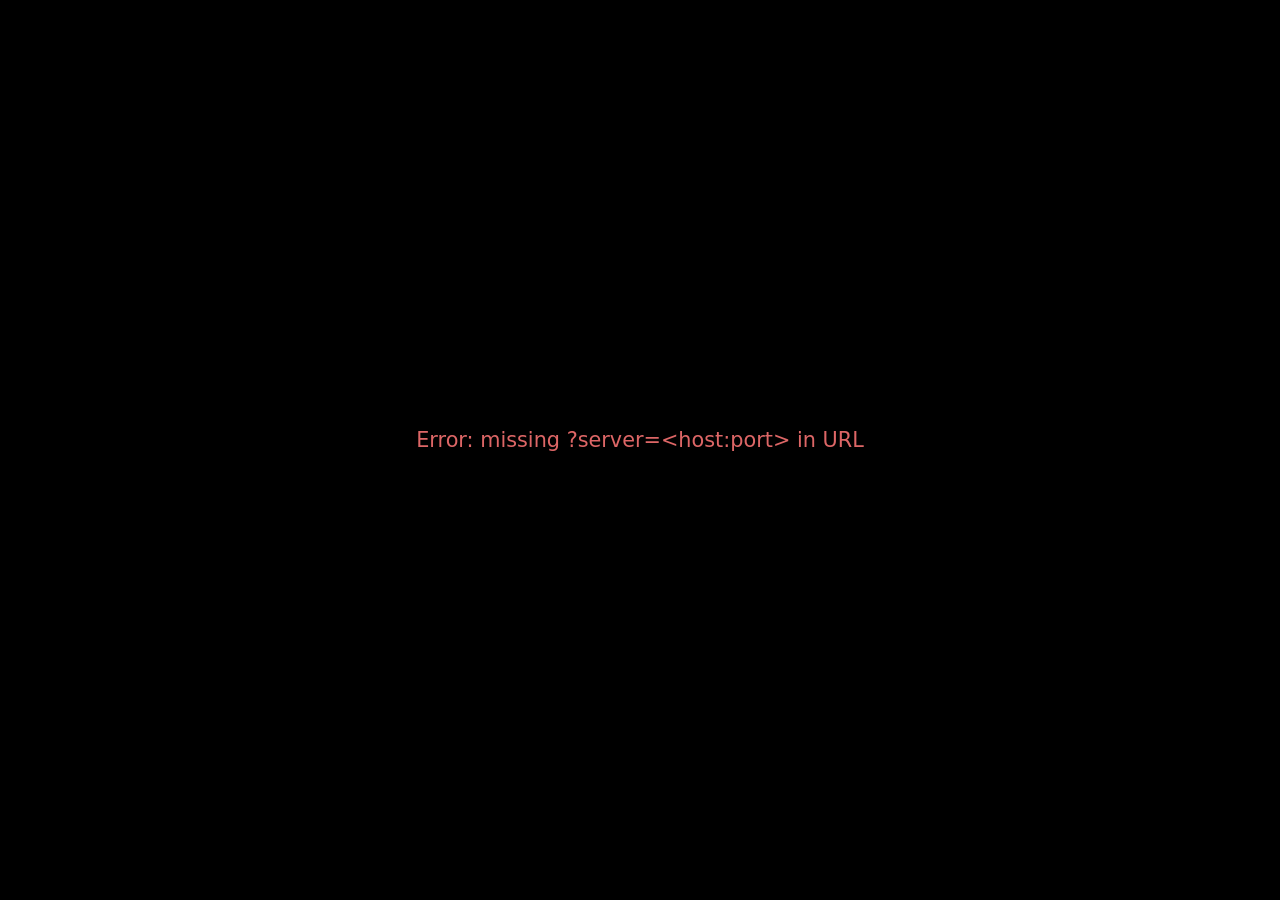
<file: exhibit_pc/splash.html>
<!doctype html>
<html>
<head>
<meta charset="utf-8">
<title>Targeted Drug Delivery — Waiting for Server</title>
<style>
  html, body { height: 100%; margin: 0; background: #000; color: #888;
               font-family: system-ui, sans-serif; }
  .wrap { position: absolute; inset: 0; display: flex; flex-direction: column;
          align-items: center; justify-content: center; gap: 1.2em; text-align: center; }
  .status { font-size: 1.3em; }
  .dots::after { content: "..."; display: inline-block; width: 1.5em; text-align: left;
                 animation: blink 1.4s infinite steps(4); }
  @keyframes blink {
    0%   { content: ""; }
    25%  { content: "."; }
    50%  { content: ".."; }
    75%  { content: "..."; }
    100% { content: ""; }
  }
  .meta { font-size: 0.9em; opacity: 0.5; }
  .error { color: #d66; }
</style>
</head>
<body>
<div class="wrap">
  <div class="status" id="status">Waiting for master server<span class="dots"></span></div>
  <div class="meta" id="meta"></div>
</div>
<script>
(function () {
  const params = new URLSearchParams(window.location.search);
  const server = params.get("server");
  const statusEl = document.getElementById("status");
  const metaEl = document.getElementById("meta");

  if (!server) {
    statusEl.textContent = "Error: missing ?server=<host:port> in URL";
    statusEl.classList.add("error");
    return;
  }

  metaEl.textContent = server;

  // Forward all incoming query params to the sim, plus a _splash marker so the
  // sim can navigate back here if the connection drops for too long.
  params.set("_splash", window.location.href);
  const target = "http://" + server + "/sim/index.html?" + params.toString();
  const probe = "http://" + server + "/status";

  let attempts = 0;

  async function check() {
    attempts++;
    try {
      // no-cors so we don't need CORS headers on /status; an opaque resolution
      // is enough to confirm the server is reachable.
      await fetch(probe + "?_=" + Date.now(), { mode: "no-cors", cache: "no-store" });
      statusEl.textContent = "Connected, loading simulation...";
      window.location.replace(target);
    } catch (e) {
      metaEl.textContent = server + "  ·  attempt " + attempts;
    }
  }

  check();
  setInterval(check, 1000);
})();
</script>
</body>
</html>
</file>
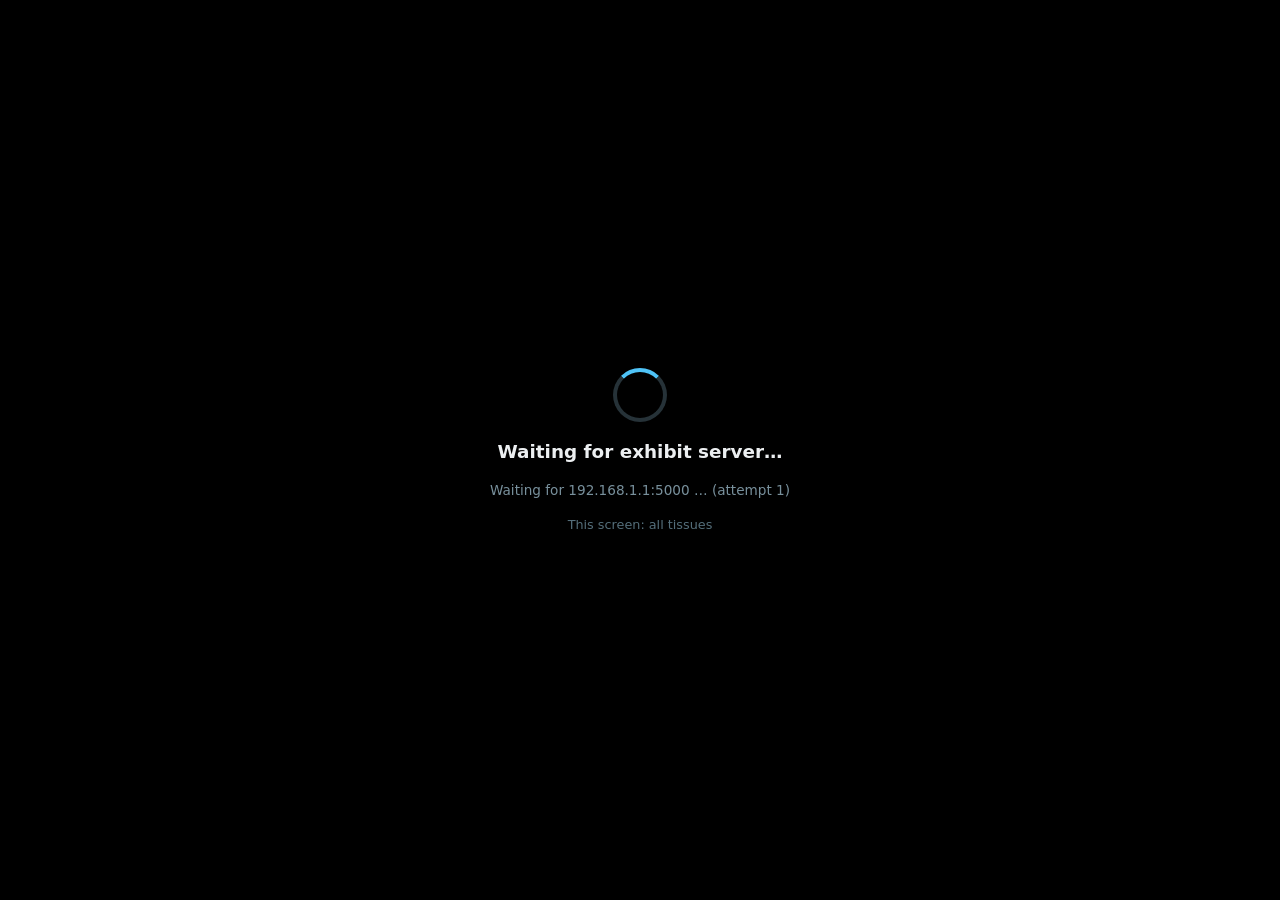
<file: simulation_pc/launcher.html>
<!doctype html>
<html>
<head>
  <meta charset="utf-8">
  <title>TDD Simulation — Launcher</title>
  <style>
    html, body { height: 100%; margin: 0; background: #000; color: #cfd8dc;
      font-family: system-ui, "Segoe UI", sans-serif; overflow: hidden; }
    .wrap { height: 100%; display: flex; flex-direction: column;
      align-items: center; justify-content: center; text-align: center; gap: 1.2rem; }
    .spinner { width: 46px; height: 46px; border: 4px solid #263238;
      border-top-color: #4fc3f7; border-radius: 50%; animation: spin 1s linear infinite; }
    @keyframes spin { to { transform: rotate(360deg); } }
    .title { font-size: 1.15rem; font-weight: 600; color: #eceff1; }
    .detail { font-size: 0.85rem; color: #78909c; }
    .tissue { font-size: 0.8rem; color: #546e7a; }
  </style>
</head>
<body>
  <div class="wrap">
    <div class="spinner"></div>
    <div class="title">Waiting for exhibit server…</div>
    <div class="detail" id="detail"></div>
    <div class="tissue" id="tissue"></div>
  </div>

  <!--
    Cold-boot launcher for a simulation PC.

    Purpose: the simulation itself is served from the Raspberry Pi (single source
    of truth — a repo change needs one `git pull` on the Pi, none on the PCs).
    The only thing the Pi can't fix by itself is boot ordering: if this PC's
    browser opens before the Pi's HTTP server is up, it would land on an error
    page and never retry. This page fills that gap and nothing else — it polls
    the Pi and, once reachable, hands off to the Pi-served simulation.

    This file is IDENTICAL on every simulation PC and does NOT change when the
    simulation changes. Per-PC configuration lives entirely in the kiosk URL:

      chromium --kiosk "file:///C:/exhibit/launcher.html?pi=192.168.1.1:5000&tissue=0"

    Query params (all optional except in practice you always set pi + tissue):
      pi       Pi host:port                 (default 192.168.1.1:5000)
      tissue   tissue index 0-3 this PC runs (default: omitted → runs all 4)
      fluid    "true" to enable fluid sim    (passed through unchanged)
      poll     poll interval in ms           (default 2000)
  -->
  <script>
    (function () {
      var q = new URLSearchParams(location.search);
      var pi = q.get("pi") || "192.168.1.1:5000";
      var tissue = q.get("tissue");
      var pollMs = parseInt(q.get("poll"), 10) || 2000;

      // Build the Pi-served simulation URL. ?server= is what puts network.js in
      // Socket.IO (exhibit) mode; ?tissue= assigns which tissue this PC renders.
      var sim = "http://" + pi + "/sim/?server=" + encodeURIComponent(pi);
      if (tissue !== null && tissue !== "") sim += "&tissue=" + encodeURIComponent(tissue);
      if (q.get("fluid")) sim += "&fluid=" + encodeURIComponent(q.get("fluid"));

      document.getElementById("detail").textContent = "Trying " + pi;
      document.getElementById("tissue").textContent =
        (tissue !== null && tissue !== "") ? ("This screen: tissue " + tissue) : "This screen: all tissues";

      var attempts = 0;

      function go() { location.replace(sim); }

      // Reachability probe. A <script> load isn't CORS-restricted and works from
      // a file:// origin (unlike fetch on some Chromium builds), and unlike an
      // <img> it's unambiguous: onload fires only when the Pi actually served
      // and executed the file, while onerror/timeout means it's still down. We
      // point it at a static asset the Pi always serves (the sim's Socket.IO
      // lib, which harmlessly just defines `io`). Cache-busting keeps each
      // attempt a fresh request.
      function probe() {
        attempts++;
        document.getElementById("detail").textContent =
          "Waiting for " + pi + " … (attempt " + attempts + ")";

        var s = document.createElement("script");
        var settled = false;
        function retry() {
          if (settled) return;
          settled = true;
          if (s.parentNode) s.parentNode.removeChild(s);
          setTimeout(probe, pollMs);
        }
        var timer = setTimeout(retry, pollMs);   // no response → server down
        s.onload = function () {                  // Pi served + ran the file → up
          if (settled) return;
          settled = true;
          clearTimeout(timer);
          go();
        };
        s.onerror = retry;                        // connection refused → still down
        s.src = "http://" + pi + "/sim/lib/socket.io.min.js?probe=" + Date.now();
        document.head.appendChild(s);
      }

      probe();
    })();
  </script>
</body>
</html>
</file>
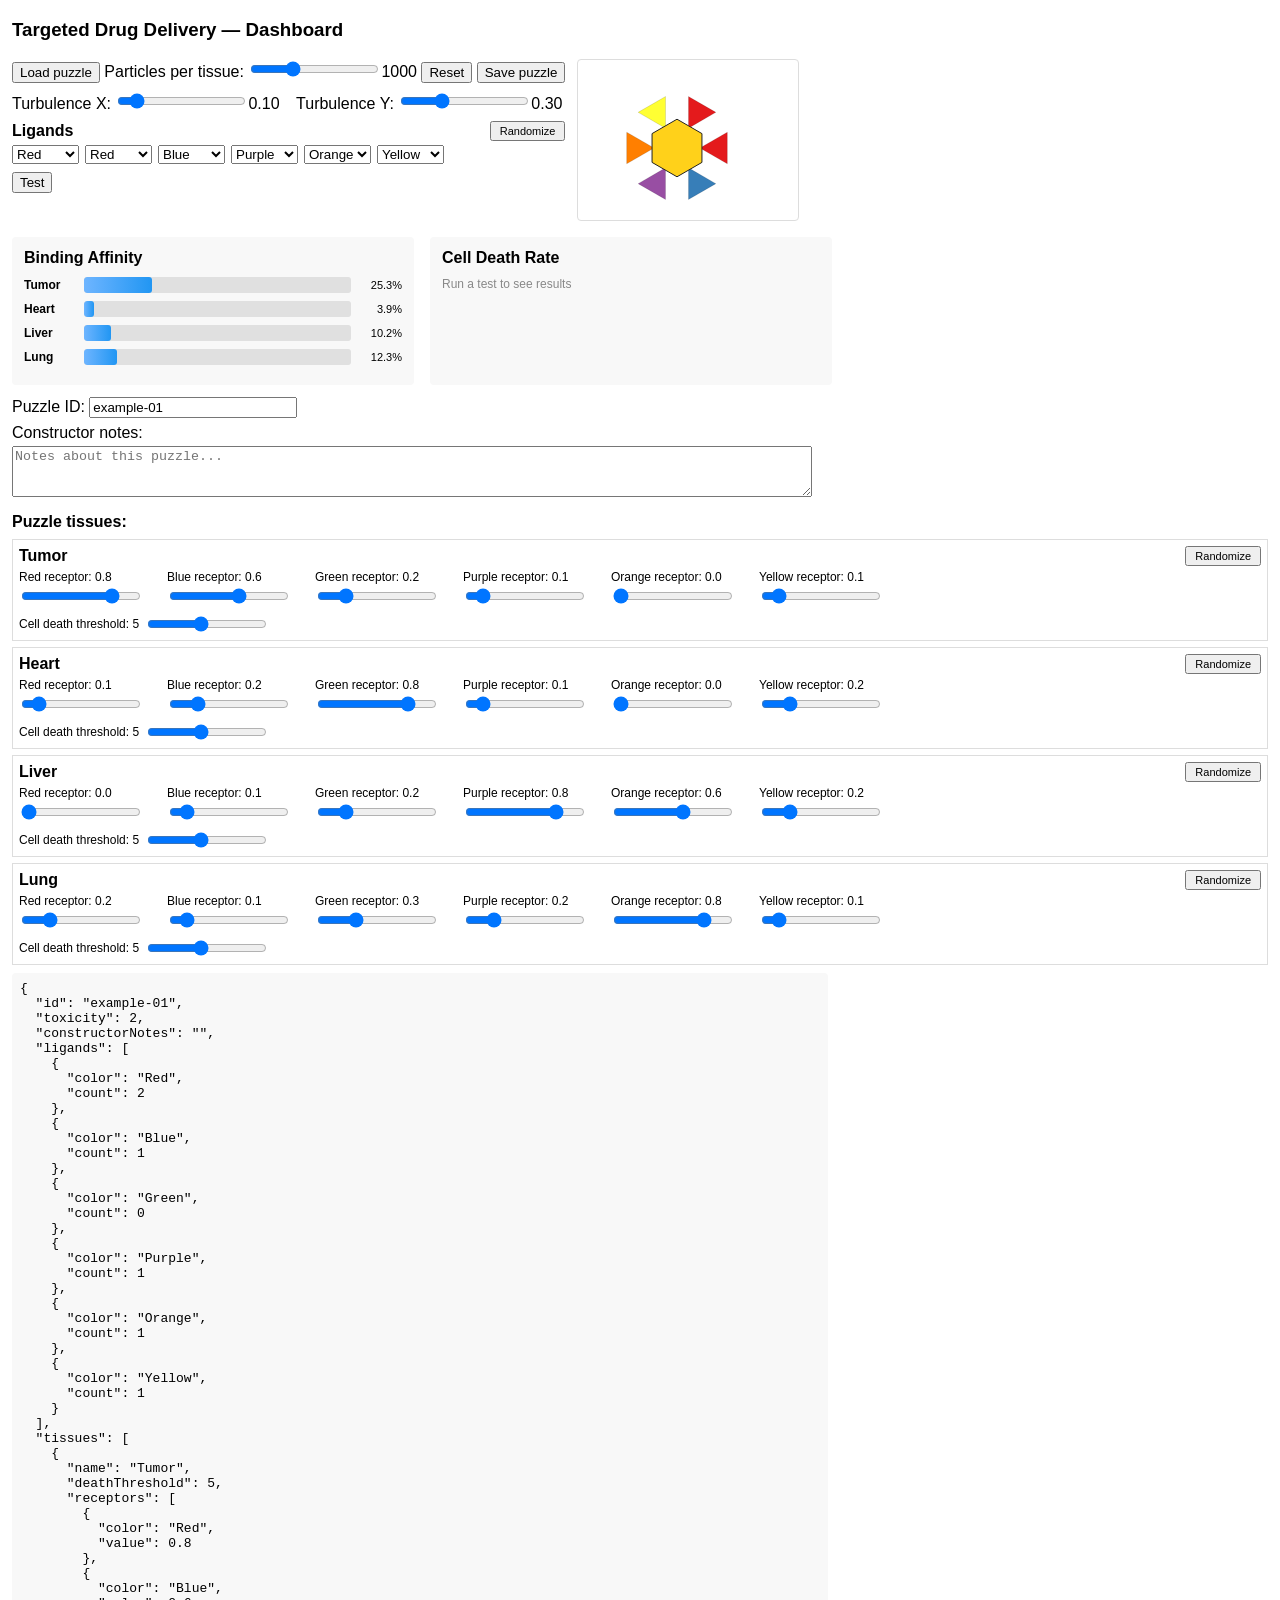
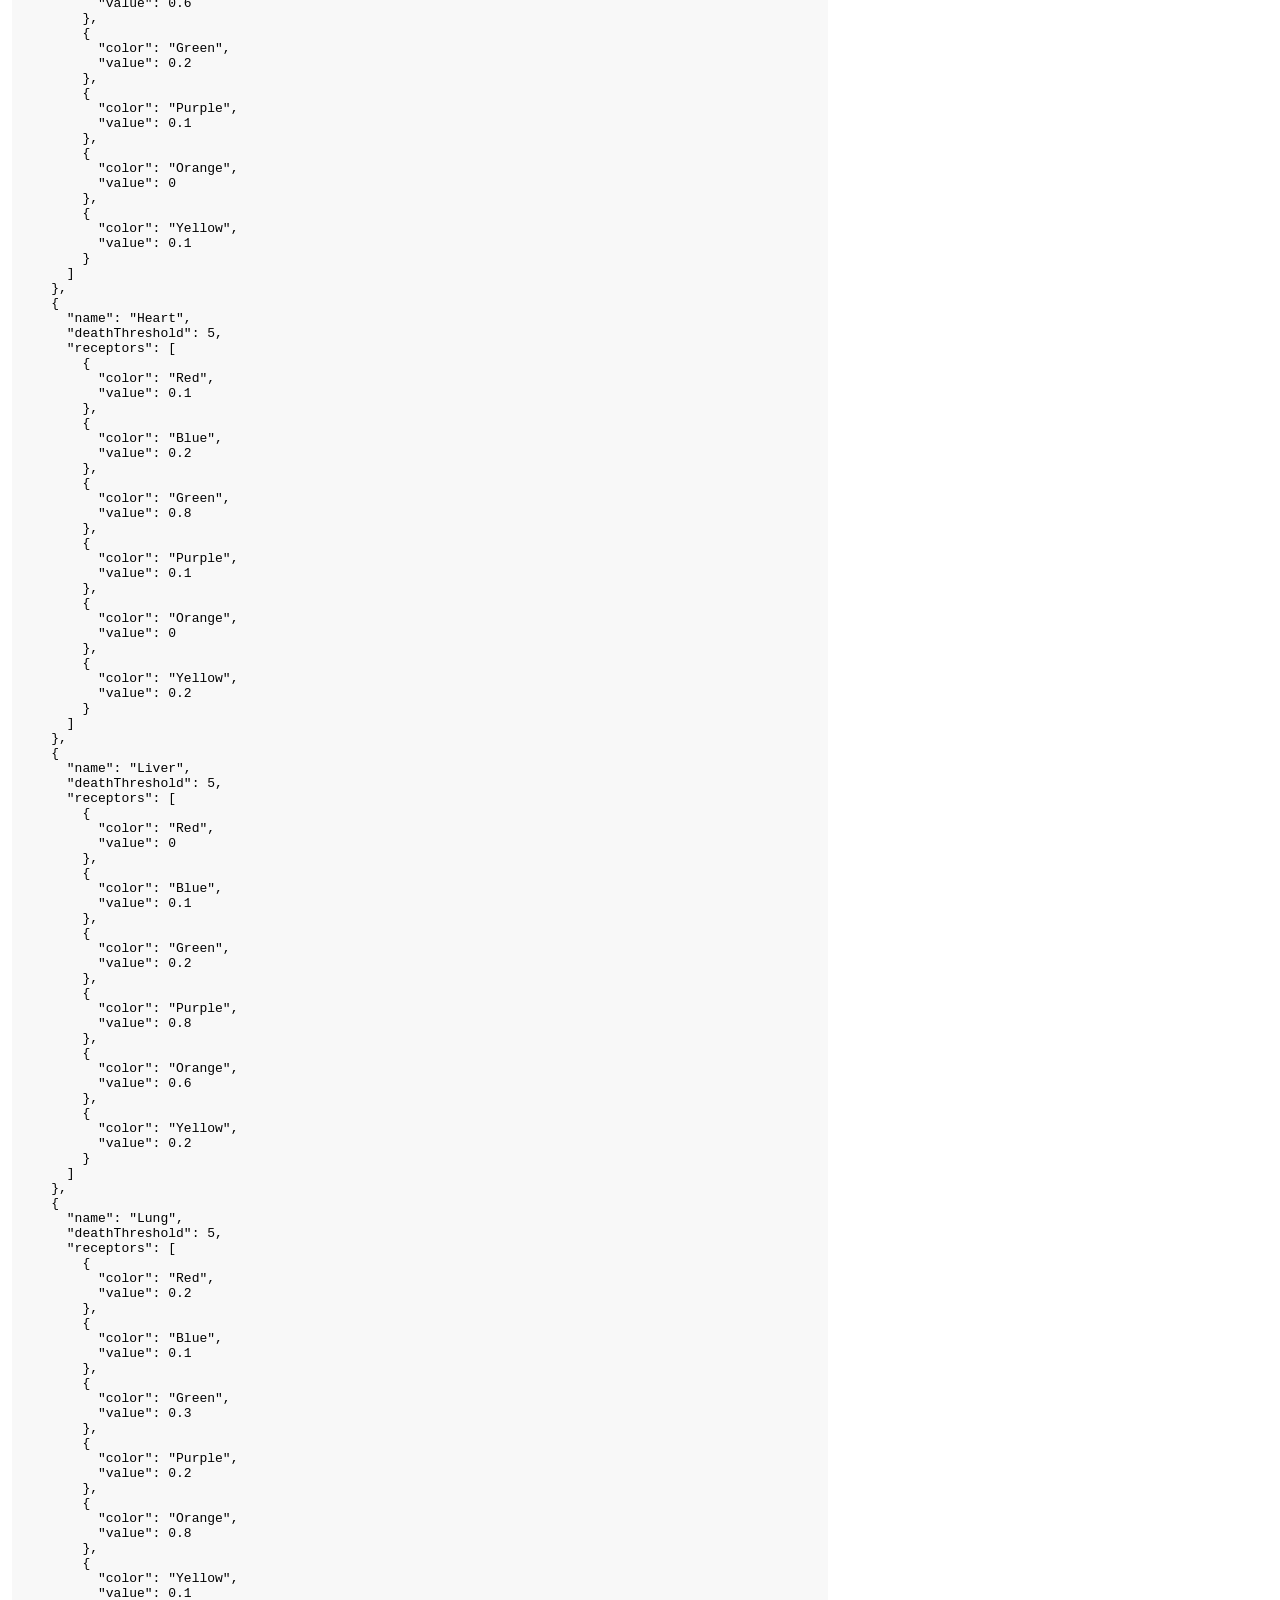
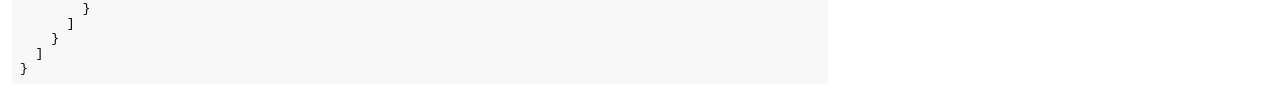
<file: concept_development/simulation_prototype/dashboard.html>
<!doctype html>
<html>
<head>
  <meta charset="utf-8">
  <title>TDD Dashboard</title>
  <style>
    body{font-family:Arial,sans-serif;margin:12px}
    #controls{display:flex;gap:12px;align-items:flex-start}
    #npPreview{border:1px solid #ddd;border-radius:4px;background:#fff}
    .ligandRow{display:flex;gap:6px}
    .tissues{margin-top:12px}

    /* Bar graph styles */
    #resultsGraphs{display:flex;gap:16px;margin-top:16px;max-width:820px}
    .results-section{flex:1;padding:12px;background:#f8f8f8;border-radius:4px}
    .results-section h4{margin:0 0 10px 0}
    .tissue-bar-row{display:flex;align-items:center;margin-bottom:8px}
    .tissue-bar-label{width:60px;font-size:12px;font-weight:bold}
    .tissue-bar-container{flex:1;display:flex;flex-direction:column;gap:2px}
    .bar-wrapper{display:flex;align-items:center;gap:6px}
    .bar-bg{flex:1;height:16px;background:#e0e0e0;border-radius:3px;overflow:hidden;position:relative}
    .bar-fill{height:100%;border-radius:3px;transition:width 0.3s ease}
    .bar-theory{background:linear-gradient(90deg,#6eb5ff,#2196f3)}
    .bar-actual{background:linear-gradient(90deg,#81c784,#4caf50)}
    .bar-value{font-size:11px;width:45px;text-align:right}
  </style>
</head>
<body>
  <h3>Targeted Drug Delivery — Dashboard</h3>
  <div id="controls">
    <div>
      <div style="margin-bottom:8px">
        <button id="loadPuzzle">Load puzzle</button>
        <input type="file" id="puzzleFileInput" accept=".json" style="display:none">
        <label>Particles per tissue: <input id="particleCount" type="range" min="100" max="3000" step="100" value="1000"><span id="particleCountLabel">1000</span></label>
        <button id="resetSim">Reset</button>
        <button id="savePuzzle">Save puzzle</button>
      </div>
      <div style="margin-bottom:8px">
        <label>Turbulence X: <input id="turbulenceX" type="range" min="0" max="1" step="0.01" value="0.1"><span id="turbulenceXLabel">0.10</span></label>
        <label style="margin-left:12px">Turbulence Y: <input id="turbulenceY" type="range" min="0" max="1" step="0.01" value="0.3"><span id="turbulenceYLabel">0.30</span></label>

      </div>
      <div style="margin-bottom:8px">
        <div style="display:flex;justify-content:space-between;align-items:center;margin-bottom:4px">
          <strong>Ligands</strong>
          <button id="randomizeLigands" style="font-size:11px;padding:2px 8px">Randomize</button>
        </div>
        <div class="ligandRow" id="ligandRow"></div>
      </div>
      <div>
        <button id="testBtn">Test</button>
      </div>
    </div>
    <canvas id="npPreview" width="220" height="160"></canvas>
  </div>

  <!-- Results graphs: two separate sections -->
  <div id="resultsGraphs">
    <div class="results-section">
      <h4>Binding Affinity</h4>
      <div id="affinityContent">
        <div style="color:#888;font-size:12px">Configure tissues and ligands</div>
      </div>
    </div>
    <div class="results-section">
      <h4>Cell Death Rate</h4>
      <div id="killRateContent">
        <div style="color:#888;font-size:12px">Run a test to see results</div>
      </div>
    </div>
  </div>

  <div style="margin-top:12px;max-width:800px">
    <label>Puzzle ID: <input id="puzzleId" type="text" value="example-01" style="width:200px"></label>
    <div style="margin-top:6px">
      <label>Constructor notes:<br><textarea id="constructorNotes" rows="3" style="width:100%;box-sizing:border-box;margin-top:4px" placeholder="Notes about this puzzle..."></textarea></label>
    </div>
  </div>

  <div class="tissues">
    <strong>Puzzle tissues:</strong>
    <div id="tissueControls" style="margin-top:8px"></div>
    <pre id="puzzleView" style="background:#f8f8f8;padding:8px;border-radius:4px;max-width:800px;margin-top:8px"></pre>
  </div>

  <script src="src/constants.js"></script>
  <script src="src/utils.js"></script>
  <script src="src/scoring.js"></script>
  <script src="dashboard.js"></script>
</body>
</html>
</file>
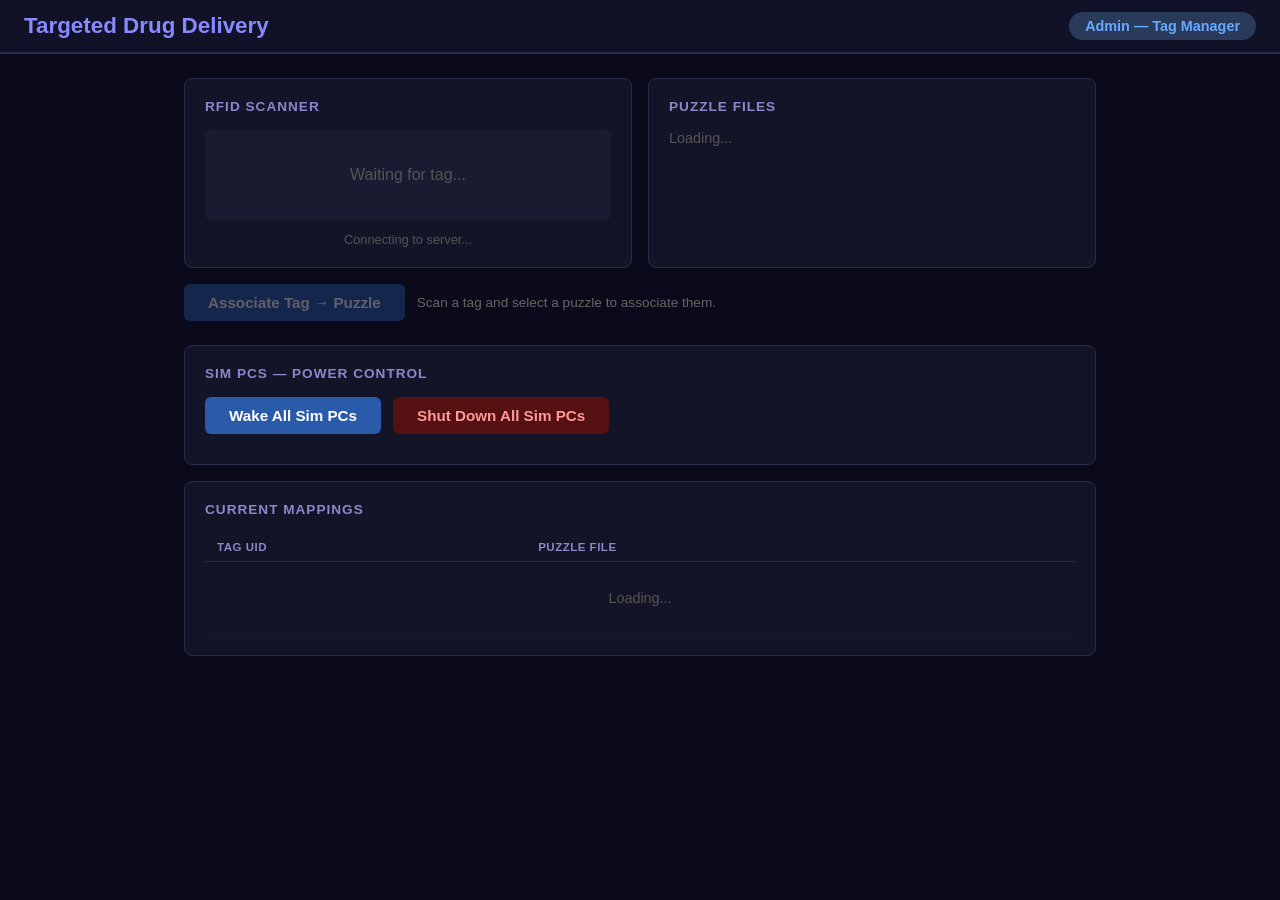
<file: pi/templates/admin.html>
<!DOCTYPE html>
<html lang="en">
<head>
    <meta charset="UTF-8">
    <meta name="viewport" content="width=device-width, initial-scale=1.0">
    <title>TDD Admin — Tag Manager</title>
    <style>
        * { margin: 0; padding: 0; box-sizing: border-box; }

        body {
            background: #0a0a1a;
            color: #e0e0e0;
            font-family: 'Segoe UI', Tahoma, Geneva, Verdana, sans-serif;
            min-height: 100vh;
        }

        header {
            background: #111128;
            padding: 12px 24px;
            display: flex;
            justify-content: space-between;
            align-items: center;
            border-bottom: 2px solid #2a2a4a;
        }

        header h1 { font-size: 1.4em; color: #8888ff; }

        .badge {
            padding: 6px 16px;
            border-radius: 20px;
            font-size: 0.9em;
            font-weight: bold;
            background: #2a3a5a;
            color: #6af;
        }

        main {
            max-width: 960px;
            margin: 24px auto;
            padding: 0 24px 40px;
        }

        .row {
            display: grid;
            grid-template-columns: 1fr 1fr;
            gap: 16px;
            margin-bottom: 16px;
        }

        .card {
            background: #141428;
            border: 1px solid #2a2a4a;
            border-radius: 8px;
            padding: 20px;
        }

        .card h2 {
            font-size: 0.85em;
            color: #8888cc;
            text-transform: uppercase;
            letter-spacing: 1px;
            margin-bottom: 16px;
        }

        /* Tag scanner */
        .tag-display {
            background: #1a1a30;
            border-radius: 6px;
            padding: 20px 16px;
            text-align: center;
            min-height: 90px;
            display: flex;
            align-items: center;
            justify-content: center;
            flex-direction: column;
            gap: 6px;
            margin-bottom: 12px;
        }

        .tag-uid {
            font-family: monospace;
            font-size: 1.5em;
            color: #6af;
            word-break: break-all;
        }

        .tag-waiting { color: #555; font-size: 1em; }

        .tag-status { font-size: 0.8em; }
        .tag-present { color: #6f6; }
        .tag-removed { color: #888; }

        .conn-status {
            font-size: 0.8em;
            color: #555;
            text-align: center;
        }

        /* Puzzle list */
        .puzzle-list {
            display: flex;
            flex-direction: column;
            gap: 6px;
            max-height: 220px;
            overflow-y: auto;
        }

        .puzzle-option {
            padding: 9px 12px;
            background: #1a1a30;
            border-radius: 4px;
            cursor: pointer;
            font-size: 0.9em;
            font-family: monospace;
            border: 2px solid transparent;
            transition: border-color 0.15s, color 0.15s;
        }

        .puzzle-option:hover { border-color: #3a3a5a; }
        .puzzle-option.selected { border-color: #4a7acc; color: #6af; }

        /* Associate row */
        .associate-row {
            display: flex;
            gap: 12px;
            align-items: center;
            margin-bottom: 24px;
        }

        .btn {
            padding: 10px 24px;
            border: none;
            border-radius: 6px;
            cursor: pointer;
            font-size: 0.95em;
            font-weight: bold;
            white-space: nowrap;
            transition: opacity 0.15s, background 0.15s;
        }

        .btn:disabled { opacity: 0.35; cursor: not-allowed; }

        .btn-primary { background: #2a5aaa; color: #fff; }
        .btn-primary:hover:not(:disabled) { background: #3a6abb; }

        .btn-danger {
            background: #551111;
            color: #f99;
            padding: 6px 14px;
            font-size: 0.85em;
        }
        .btn-danger:hover { background: #771111; }

        .associate-hint { color: #666; font-size: 0.85em; }

        /* Mappings table */
        table {
            width: 100%;
            border-collapse: collapse;
            font-size: 0.9em;
        }

        th {
            text-align: left;
            padding: 8px 12px;
            color: #8888cc;
            font-size: 0.8em;
            text-transform: uppercase;
            letter-spacing: 0.5px;
            border-bottom: 1px solid #2a2a4a;
        }

        td {
            padding: 10px 12px;
            border-bottom: 1px solid #1a1a30;
            vertical-align: middle;
        }

        .uid-cell { font-family: monospace; color: #aac; }
        .puzzle-cell { color: #8af; }
        .empty-cell { text-align: center; color: #555; padding: 28px 12px; }

        /* Toast */
        .toast {
            position: fixed;
            bottom: 24px;
            right: 24px;
            padding: 12px 20px;
            border-radius: 8px;
            font-size: 0.9em;
            pointer-events: none;
            animation: fadeIn 0.3s ease;
        }

        .toast-success { background: #1a4a1a; color: #6f6; border: 1px solid #2a6a2a; }
        .toast-error   { background: #441111; color: #f66; border: 1px solid #661111; }

        @keyframes fadeIn {
            from { opacity: 0; transform: translateY(8px); }
            to   { opacity: 1; transform: translateY(0); }
        }
    </style>
</head>
<body>

<header>
    <h1>Targeted Drug Delivery</h1>
    <span class="badge">Admin — Tag Manager</span>
</header>

<main>
    <div class="row">

        <!-- Tag Scanner -->
        <div class="card">
            <h2>RFID Scanner</h2>
            <div class="tag-display" id="tag-display">
                <span class="tag-waiting">Waiting for tag...</span>
            </div>
            <div class="conn-status" id="conn-status">Connecting to server...</div>
        </div>

        <!-- Puzzle Files -->
        <div class="card">
            <h2>Puzzle Files</h2>
            <div class="puzzle-list" id="puzzle-list">
                <div style="color:#555;font-size:0.9em;">Loading...</div>
            </div>
        </div>

    </div>

    <!-- Associate Action -->
    <div class="associate-row">
        <button class="btn btn-primary" id="associate-btn" disabled>
            Associate Tag → Puzzle
        </button>
        <span class="associate-hint" id="associate-hint">
            Scan a tag and select a puzzle to associate them.
        </span>
    </div>

    <!-- Sim PC Power Control -->
    <div class="card" style="margin-bottom: 16px;">
        <h2>Sim PCs — Power Control</h2>
        <div style="display: flex; gap: 12px; flex-wrap: wrap; margin-bottom: 10px;">
            <button class="btn btn-primary" id="wake-sims-btn">Wake All Sim PCs</button>
            <button class="btn btn-danger" id="shutdown-sims-btn"
                    style="padding: 10px 24px; font-size: 0.95em;">
                Shut Down All Sim PCs
            </button>
        </div>
        <div id="power-results" style="font-size: 0.85em; color: #888; font-family: monospace;"></div>
    </div>

    <!-- Current Mappings -->
    <div class="card">
        <h2>Current Mappings</h2>
        <table>
            <thead>
                <tr>
                    <th>Tag UID</th>
                    <th>Puzzle File</th>
                    <th></th>
                </tr>
            </thead>
            <tbody id="mappings-body">
                <tr><td colspan="3" class="empty-cell">Loading...</td></tr>
            </tbody>
        </table>
    </div>
</main>

<script src="https://cdn.socket.io/4.7.5/socket.io.min.js"></script>
<script>
    let currentUID = null;
    let tagPresent = false;
    let selectedPuzzle = null;

    // --- Socket.IO ---

    const socket = io();

    socket.on("connect", () => {
        socket.emit("join_admin");
        setConnStatus("Connected", "#6a6");
    });

    socket.on("disconnect", () => {
        setConnStatus("Disconnected", "#a44");
    });

    socket.on("admin_state", (data) => {
        if (data.current_tag) {
            setTag(data.current_tag, true);
        }
    });

    socket.on("admin_tag", (data) => {
        setTag(data.uid, true);
    });

    socket.on("admin_tag_removed", () => {
        tagPresent = false;
        if (currentUID) {
            document.getElementById("tag-display").innerHTML =
                `<span class="tag-uid">${currentUID}</span>` +
                `<span class="tag-status tag-removed">Tag removed — UID captured</span>`;
        }
    });

    function setConnStatus(text, color) {
        const el = document.getElementById("conn-status");
        el.textContent = text;
        el.style.color = color;
    }

    function setTag(uid, present) {
        currentUID = uid;
        tagPresent = present;
        document.getElementById("tag-display").innerHTML =
            `<span class="tag-uid">${uid}</span>` +
            `<span class="tag-status tag-present">Tag present</span>`;
        updateAssocBtn();
    }

    // --- Puzzle selection ---

    function updateAssocBtn() {
        const btn = document.getElementById("associate-btn");
        const hint = document.getElementById("associate-hint");
        btn.disabled = !(currentUID && selectedPuzzle);
        if (!currentUID && !selectedPuzzle) {
            hint.textContent = "Scan a tag and select a puzzle to associate them.";
        } else if (!currentUID) {
            hint.textContent = "Scan an RFID tag.";
        } else if (!selectedPuzzle) {
            hint.textContent = "Select a puzzle file.";
        } else {
            hint.textContent = `Will map  ${currentUID}  →  ${selectedPuzzle}`;
        }
    }

    async function loadPuzzles() {
        const res = await fetch("/admin/api/puzzles");
        const files = await res.json();
        const list = document.getElementById("puzzle-list");
        if (files.length === 0) {
            list.innerHTML = '<div style="color:#555;font-size:0.9em;">No puzzle files found in puzzles/</div>';
            return;
        }
        list.innerHTML = "";
        files.forEach(f => {
            const el = document.createElement("div");
            el.className = "puzzle-option";
            el.textContent = f;
            el.addEventListener("click", () => {
                document.querySelectorAll(".puzzle-option").forEach(o => o.classList.remove("selected"));
                el.classList.add("selected");
                selectedPuzzle = f;
                updateAssocBtn();
            });
            list.appendChild(el);
        });
    }

    // --- Mappings table ---

    async function loadMappings() {
        const res = await fetch("/admin/api/tags");
        const mappings = await res.json();
        const tbody = document.getElementById("mappings-body");
        const entries = Object.entries(mappings);
        if (entries.length === 0) {
            tbody.innerHTML = '<tr><td colspan="3" class="empty-cell">No mappings yet</td></tr>';
            return;
        }
        tbody.innerHTML = entries.map(([uid, puzzle]) =>
            `<tr>
                <td class="uid-cell">${uid}</td>
                <td class="puzzle-cell">${puzzle}</td>
                <td><button class="btn btn-danger" onclick="deleteTag(this, ${JSON.stringify(uid)})">Remove</button></td>
            </tr>`
        ).join("");
    }

    // --- Associate ---

    document.getElementById("associate-btn").addEventListener("click", async () => {
        if (!currentUID || !selectedPuzzle) return;
        const res = await fetch("/admin/api/tags", {
            method: "POST",
            headers: {"Content-Type": "application/json"},
            body: JSON.stringify({uid: currentUID, puzzle: selectedPuzzle})
        });
        const data = await res.json();
        if (data.ok) {
            showToast(`Mapped  ${currentUID}  →  ${selectedPuzzle}`, "success");
            loadMappings();
        } else {
            showToast(data.error || "Error saving mapping", "error");
        }
    });

    async function deleteTag(btn, uid) {
        btn.disabled = true;
        const res = await fetch("/admin/api/tags/" + encodeURIComponent(uid), {method: "DELETE"});
        const data = await res.json();
        if (data.ok) {
            showToast(`Removed mapping for  ${uid}`, "success");
            loadMappings();
        } else {
            showToast(data.error || "Error removing mapping", "error");
            btn.disabled = false;
        }
    }

    // --- Toast ---

    function showToast(msg, type) {
        const existing = document.querySelector(".toast");
        if (existing) existing.remove();
        const el = document.createElement("div");
        el.className = `toast toast-${type}`;
        el.textContent = msg;
        document.body.appendChild(el);
        setTimeout(() => el && el.remove(), 3500);
    }

    // --- Power control ---

    document.getElementById("wake-sims-btn").addEventListener("click", async () => {
        const btn = document.getElementById("wake-sims-btn");
        btn.disabled = true;
        const prev = btn.textContent;
        btn.textContent = "Sending wake packets...";
        try {
            const res = await fetch("/admin/api/sims/wake", {method: "POST"});
            renderPowerResults(await res.json());
        } catch (e) {
            renderPowerResults({ok: false, error: String(e)});
        }
        btn.textContent = prev;
        btn.disabled = false;
    });

    document.getElementById("shutdown-sims-btn").addEventListener("click", async () => {
        if (!confirm("Shut down all sim PCs? Any active session will end.")) return;
        const btn = document.getElementById("shutdown-sims-btn");
        btn.disabled = true;
        const prev = btn.textContent;
        btn.textContent = "Shutting down...";
        try {
            const res = await fetch("/admin/api/sims/shutdown", {method: "POST"});
            renderPowerResults(await res.json());
        } catch (e) {
            renderPowerResults({ok: false, error: String(e)});
        }
        btn.textContent = prev;
        btn.disabled = false;
    });

    function renderPowerResults(data) {
        const el = document.getElementById("power-results");
        if (!data.ok) {
            el.innerHTML = `<span style="color:#f66;">${escapeHtml(data.error || "unknown error")}</span>`;
            return;
        }
        if (!data.results || data.results.length === 0) {
            el.innerHTML = '<span style="color:#888;">No sim PCs configured (pi/sim_pcs.json).</span>';
            return;
        }
        el.innerHTML = data.results.map(r => {
            const tag = r.ok
                ? '<span style="color:#6f6;">[OK]</span>'
                : '<span style="color:#f66;">[FAIL]</span>';
            return `<div>${tag} ${escapeHtml(r.name)} — ${escapeHtml(r.message)}</div>`;
        }).join("");
    }

    function escapeHtml(s) {
        const div = document.createElement("div");
        div.textContent = String(s);
        return div.innerHTML;
    }

    // --- Init ---
    loadPuzzles();
    loadMappings();
</script>

</body>
</html>
</file>
